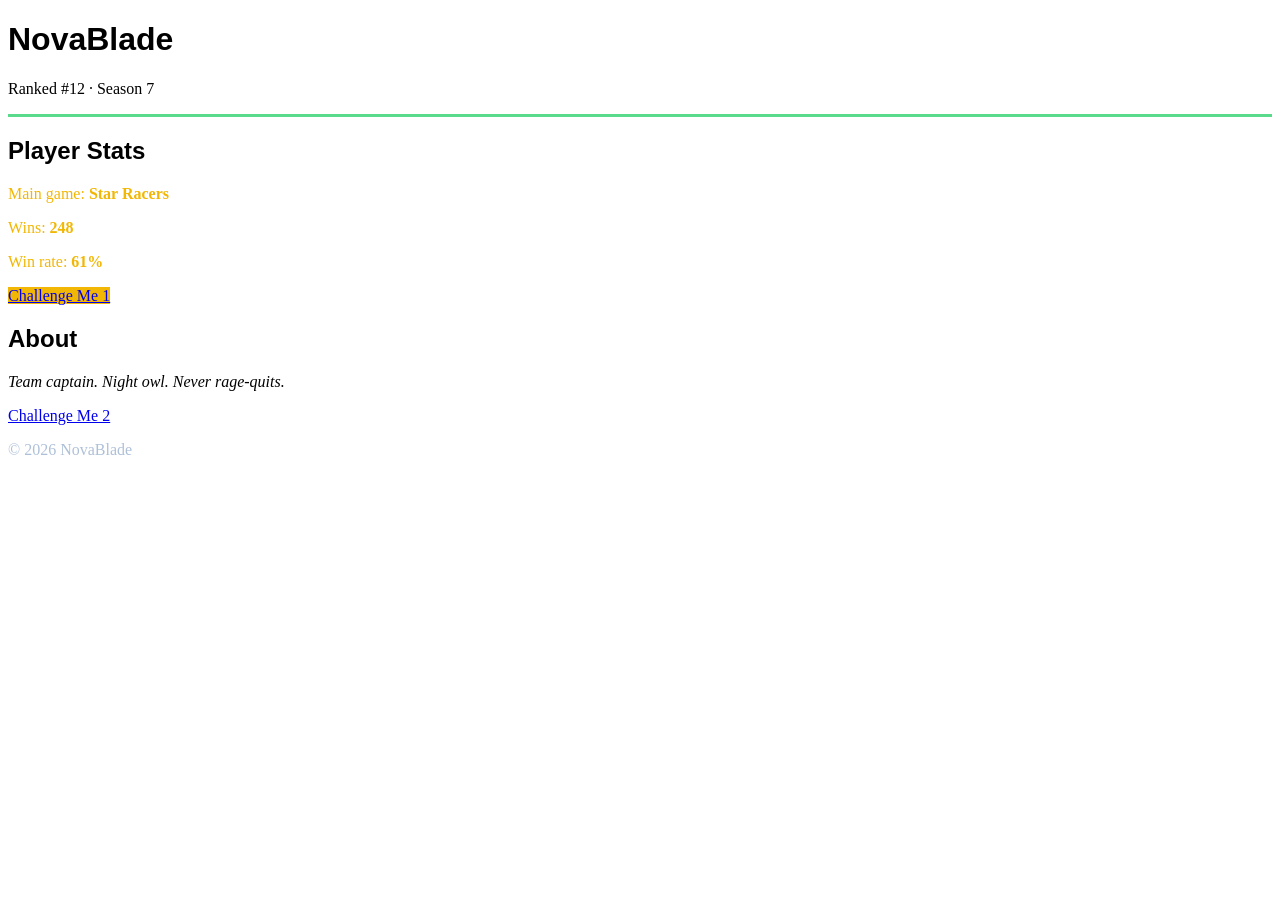
<file: Lesson02-Selectors/index.html>
<!DOCTYPE html>
<html lang="en">
<head>
    <meta charset="UTF-8">
    <meta name="viewport" content="width=device-width, initial-scale=1.0">
    <title>Player Profile</title>

    <!-- This ONE line decides how the whole page looks.
         rel="stylesheet" = "this file is CSS"
         href="..."       = where the CSS file lives -->
    <link rel="stylesheet" href="style.css">
</head>
<body>

    <header id="banner">
        <h1>NovaBlade</h1>
        <p class="tagline">Ranked #12 &middot; Season 7</p>
    </header>

    <main>
        <section class="player-card">
            <h2>Player Stats</h2>
            <p>Main game: <span class="tag">Star Racers</span></p>
            <p>Wins: <span class="stat">248</span></p>
            <p>Win rate: <span class="stat">61%</span></p>
            <a class="btn" href="#">Challenge Me 1</a>
        </section>

        <section class="about">
            <h2>About</h2>
            <p>Team captain. Night owl. Never rage-quits.</p>
            <a class="btn" href="#">Challenge Me 2</a>
        </section>
    </main>

    <footer id="footer">
        <p>&copy; 2026 NovaBlade</p>
    </footer>

</body>
</html>
</file>
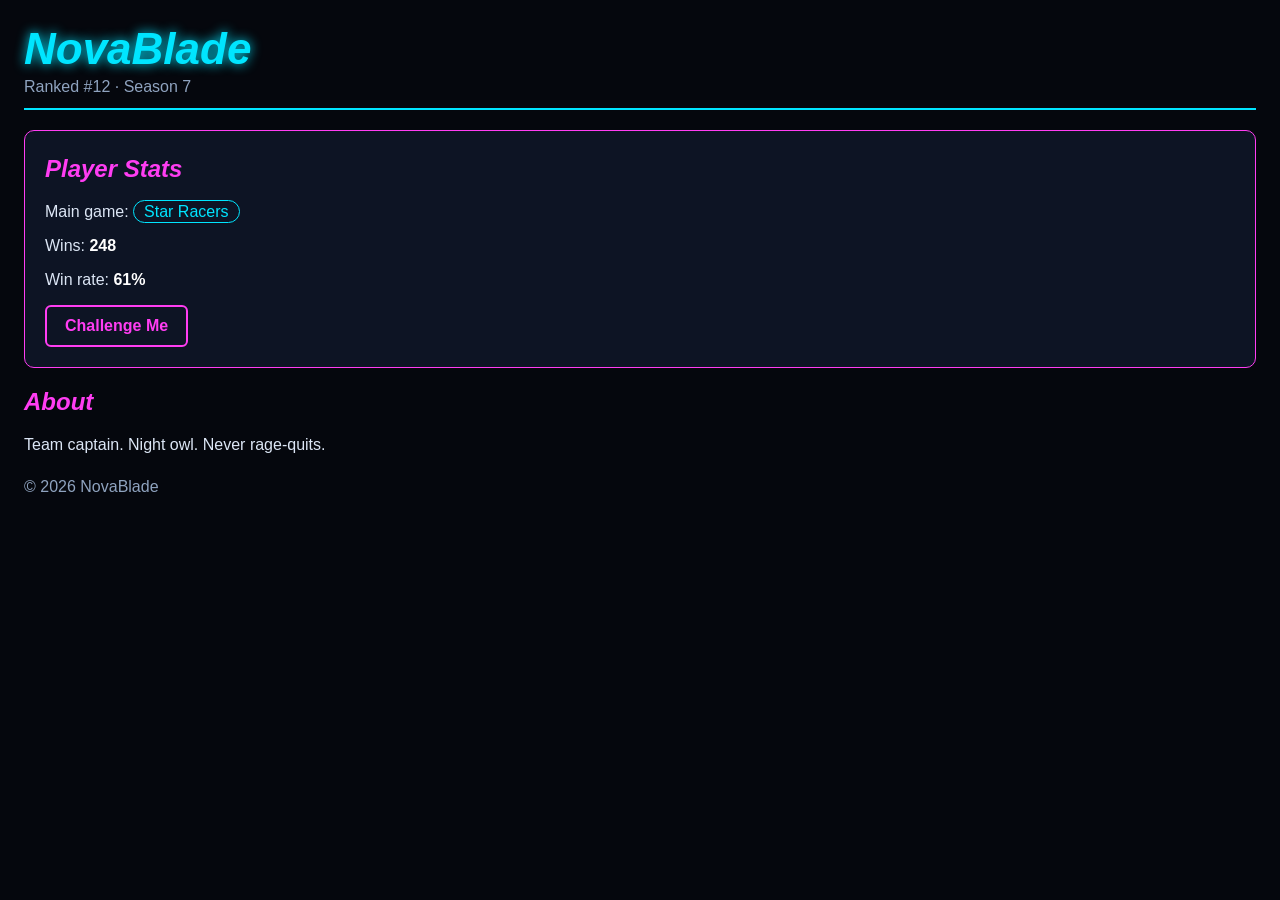
<file: Lesson01-Intro-to-css/player-profile/index.html>
<!DOCTYPE html>
<html lang="en">
<head>
    <meta charset="UTF-8">
    <meta name="viewport" content="width=device-width, initial-scale=1.0">
    <title>Player Profile</title>

    <!-- This ONE line decides how the whole page looks.
         rel="stylesheet" = "this file is CSS"
         href="..."       = where the CSS file lives -->
    <link rel="stylesheet" href="themes/neon.css">
</head>
<body>

    <header>
        <h1>NovaBlade</h1>
        <p class="tagline">Ranked #12 &middot; Season 7</p>
    </header>

    <main>
        <section class="player-card">
            <h2>Player Stats</h2>
            <p>Main game: <span class="tag">Star Racers</span></p>
            <p>Wins: <span class="stat">248</span></p>
            <p>Win rate: <span class="stat">61%</span></p>
            <a class="btn" href="#">Challenge Me</a>
        </section>

        <section>
            <h2>About</h2>
            <p>Team captain. Night owl. Never rage-quits.</p>
        </section>
    </main>

    <footer>
        <p>&copy; 2026 NovaBlade</p>
    </footer>

</body>
</html>
</file>
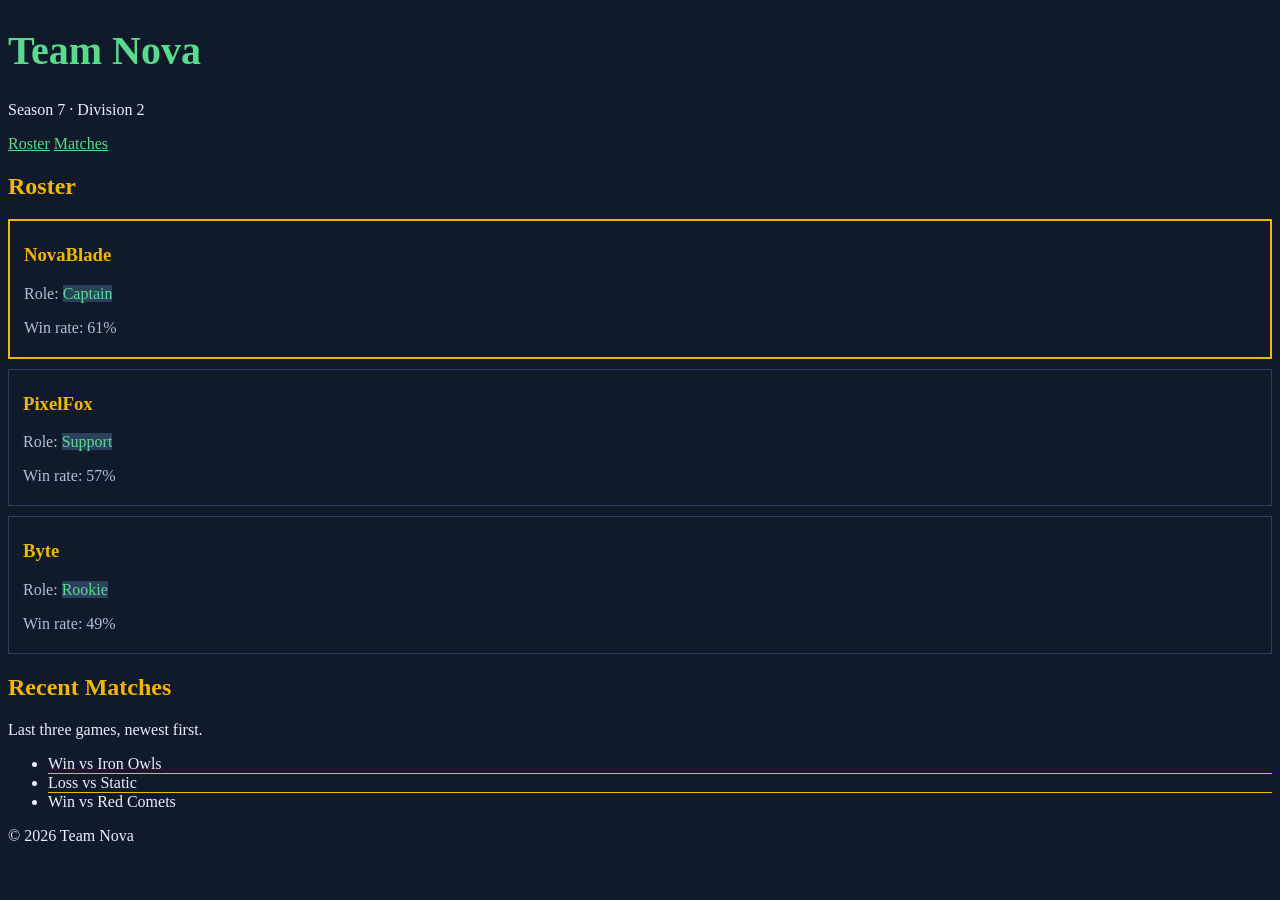
<file: Lesson02-Selectors/squad-page/index.html>
<!DOCTYPE html>
<html lang="en">
<head>
    <meta charset="UTF-8">
    <meta name="viewport" content="width=device-width, initial-scale=1.0">
    <title>Team Nova</title>
    <link rel="stylesheet" href="style.css">
</head>
<body>

    <header>
        <h1>Team Nova</h1>
        <p class="tagline">Season 7 &middot; Division 2</p>
        <nav>
            <a href="#roster" class="active">Roster</a>  <!-- the section you are on -->
            <a href="#matches">Matches</a>
        </nav>
    </header>

    <main>
        <!-- id="roster": one-of-a-kind, so the nav link can jump here -->
        <section id="roster">
            <h2>Roster</h2>

            <!-- three cards share a CLASS... -->
            <article class="player-card" id="captain">  <!-- ...only one has this ID -->
                <h3>NovaBlade</h3>
                <p>Role: <span class="tag">Captain</span></p>
                <p>Win rate: <span class="stat">61%</span></p>
            </article>

            <article class="player-card">
                <h3>PixelFox</h3>
                <p>Role: <span class="tag">Support</span></p>
                <p>Win rate: <span class="stat">57%</span></p>
            </article>

            <article class="player-card">
                <h3>Byte</h3>
                <p>Role: <span class="tag">Rookie</span></p>
                <p>Win rate: <span class="stat">49%</span></p>
            </article>
        </section>

        <section id="matches">
            <h2>Recent Matches</h2>
            <p>Last three games, newest first.</p>
            <ul class="results">
                <li>Win vs Iron Owls</li>
                <li>Loss vs Static</li>
                <li>Win vs Red Comets</li>
            </ul>
        </section>
    </main>

    <footer>
        <p>&copy; 2026 Team Nova</p>
    </footer>

</body>
</html>
</file>
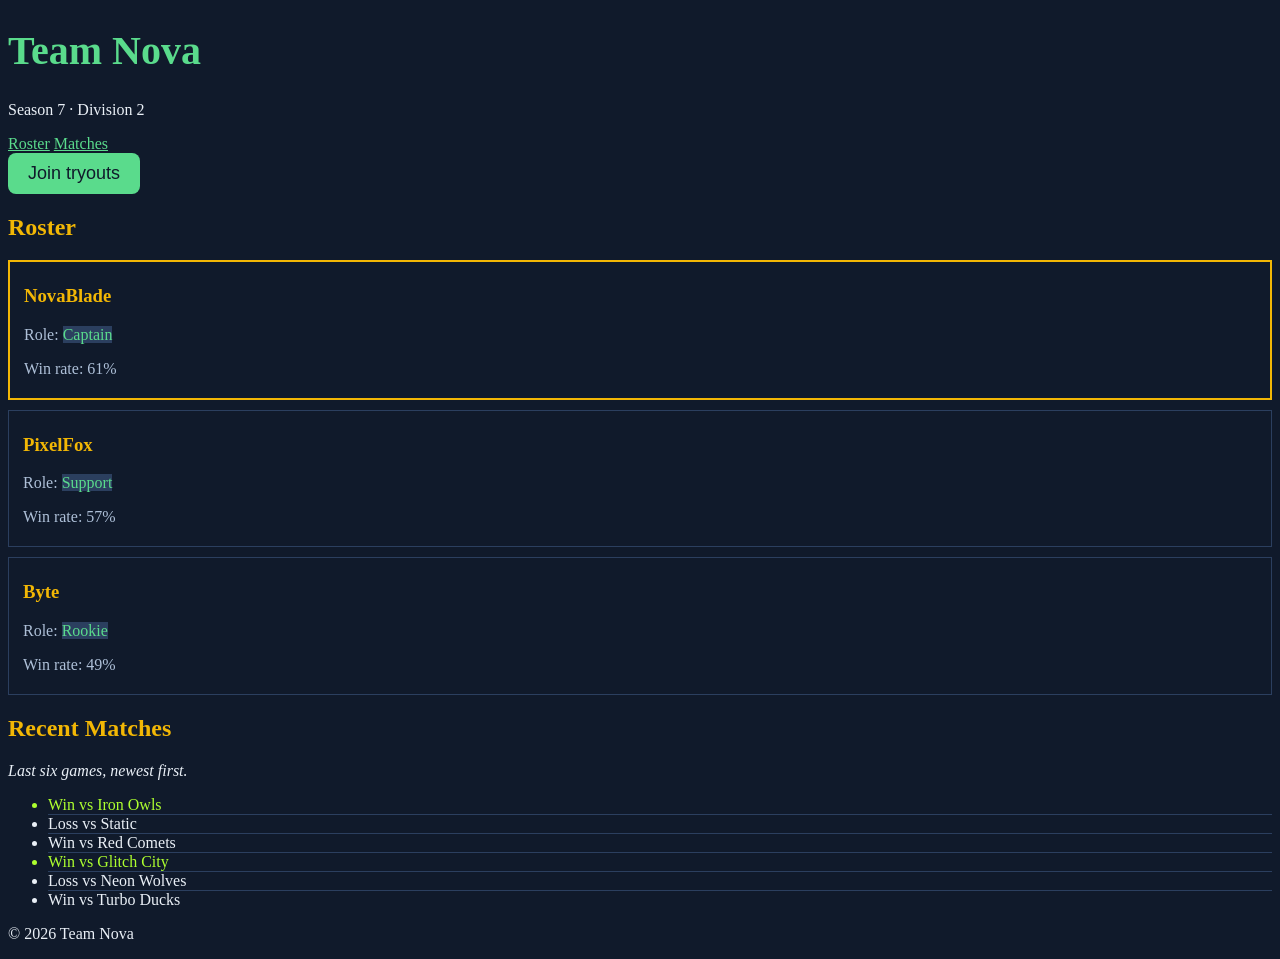
<file: Lesson02-Selectors/2C-Pseudo-Selectors/squad-page 3/index.html>
<!DOCTYPE html>
<html lang="en">
<head>
    <meta charset="UTF-8">
    <meta name="viewport" content="width=device-width, initial-scale=1.0">
    <title>Team Nova</title>
    <link rel="stylesheet" href="style.css">
</head>
<body>

    <header>
        <h1>Team Nova</h1>
        <p class="tagline">Season 7 &middot; Division 2</p>
        <nav>
            <a href="#roster">Roster</a>
            <a href="#matches">Matches</a>
        </nav>
        <!-- NEW in 2C: a button, so we can style how it reacts -->
        <button class="join">Join tryouts</button>
    </header>

    <main>
        <section id="roster">
            <h2>Roster</h2>

            <article class="player-card" id="captain">
                <h3>NovaBlade</h3>
                <p>Role: <span class="tag">Captain</span></p>
                <p>Win rate: <span class="stat">61%</span></p>
            </article>

            <article class="player-card">
                <h3>PixelFox</h3>
                <p>Role: <span class="tag">Support</span></p>
                <p>Win rate: <span class="stat">57%</span></p>
            </article>

            <article class="player-card">
                <h3>Byte</h3>
                <p>Role: <span class="tag">Rookie</span></p>
                <p>Win rate: <span class="stat">49%</span></p>
            </article>
        </section>

        <section id="matches">
            <h2>Recent Matches</h2>
            <p>Last six games, newest first.</p>
            <!-- NEW in 2C: six results instead of three -->
            <ul class="results">
                <li>Win vs Iron Owls</li>
                <li>Loss vs Static</li>
                <li>Win vs Red Comets</li>
                <li>Win vs Glitch City</li>
                <li>Loss vs Neon Wolves</li>
                <li>Win vs Turbo Ducks</li>
            </ul>
        </section>
    </main>

    <footer>
        <p>&copy; 2026 Team Nova</p>
    </footer>

</body>
</html>
</file>
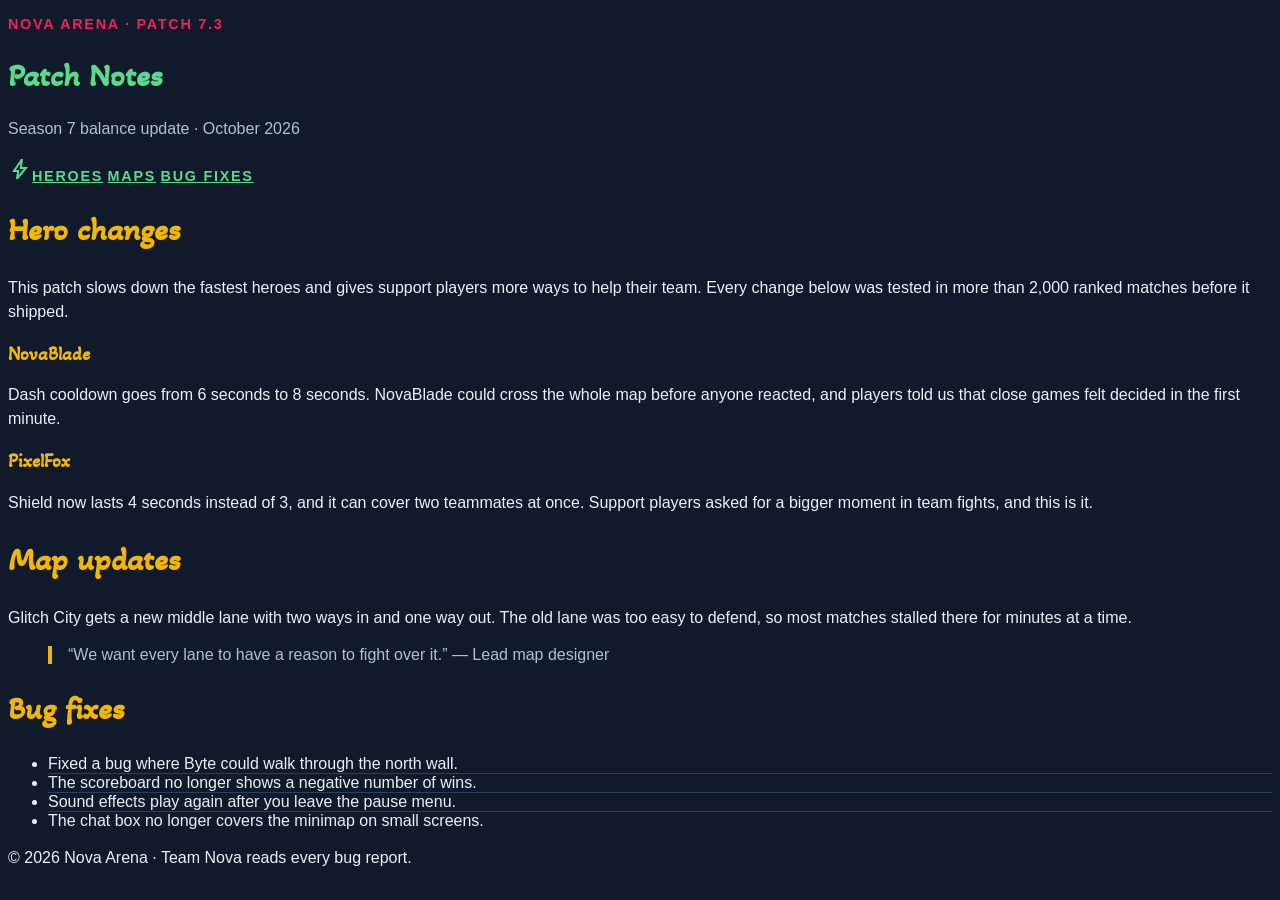
<file: Lesson03-Typography/starter.html>
<!DOCTYPE html>
<html lang="en">

<head>
    <meta charset="UTF-8">
    <meta name="viewport" content="width=device-width, initial-scale=1.0">
    <title>Patch 7.3 Notes · Nova Arena</title>
    <!-- STEP 1 ▸ paste the Google Fonts lines here -->
    <link rel="stylesheet" href="style.css">
    <link rel="preconnect" href="https://fonts.googleapis.com">
    <link rel="preconnect" href="https://fonts.gstatic.com" crossorigin>
    <link
        href="https://fonts.googleapis.com/css2?family=Akaya+Telivigala&family=Poppins:ital,wght@0,100;0,200;0,300;0,400;0,500;0,600;0,700;0,800;0,900;1,100;1,200;1,300;1,400;1,500;1,600;1,700;1,800;1,900&display=swap"
        rel="stylesheet">
    <link rel="stylesheet"
        href="https://fonts.googleapis.com/css2?family=Material+Symbols+Outlined:opsz,wght,FILL,GRAD@20..48,100..700,0..1,-50..200&icon_names=bolt" />
</head>

<body>
    <header>
        <p class="eyebrow">Nova Arena · Patch 7.3</p>
        <h1>Patch Notes</h1>
        <p class="tagline">Season 7 balance update · October 2026</p>
        <nav>
            <a href="#heroes"><span class="material-symbols-outlined">
                    bolt
                </span>Heroes</a>
            <a href="#maps">Maps</a>
            <a href="#fixes">Bug fixes</a>
        </nav>
    </header>

    <main>
        <section id="heroes">
            <h2>Hero changes</h2>
            <p>This patch slows down the fastest heroes and gives support players more ways to help their team. Every
                change below was tested in more than 2,000 ranked matches before it shipped.</p>

            <h3>NovaBlade</h3>
            <p>Dash cooldown goes from 6 seconds to 8 seconds. NovaBlade could cross the whole map before anyone
                reacted, and players told us that close games felt decided in the first minute.</p>

            <h3>PixelFox</h3>
            <p>Shield now lasts 4 seconds instead of 3, and it can cover two teammates at once. Support players asked
                for a bigger moment in team fights, and this is it.</p>
        </section>

        <section id="maps">
            <h2>Map updates</h2>
            <p>Glitch City gets a new middle lane with two ways in and one way out. The old lane was too easy to defend,
                so most matches stalled there for minutes at a time.</p>
            <blockquote>“We want every lane to have a reason to fight over it.” — Lead map designer</blockquote>
        </section>

        <section id="fixes">
            <h2>Bug fixes</h2>
            <ul>
                <li>Fixed a bug where Byte could walk through the north wall.</li>
                <li>The scoreboard no longer shows a negative number of wins.</li>
                <li>Sound effects play again after you leave the pause menu.</li>
                <li>The chat box no longer covers the minimap on small screens.</li>
            </ul>
        </section>
    </main>

    <footer>
        <p>© 2026 Nova Arena · Team Nova reads every bug report.</p>
    </footer>
</body>

</html>
</file>
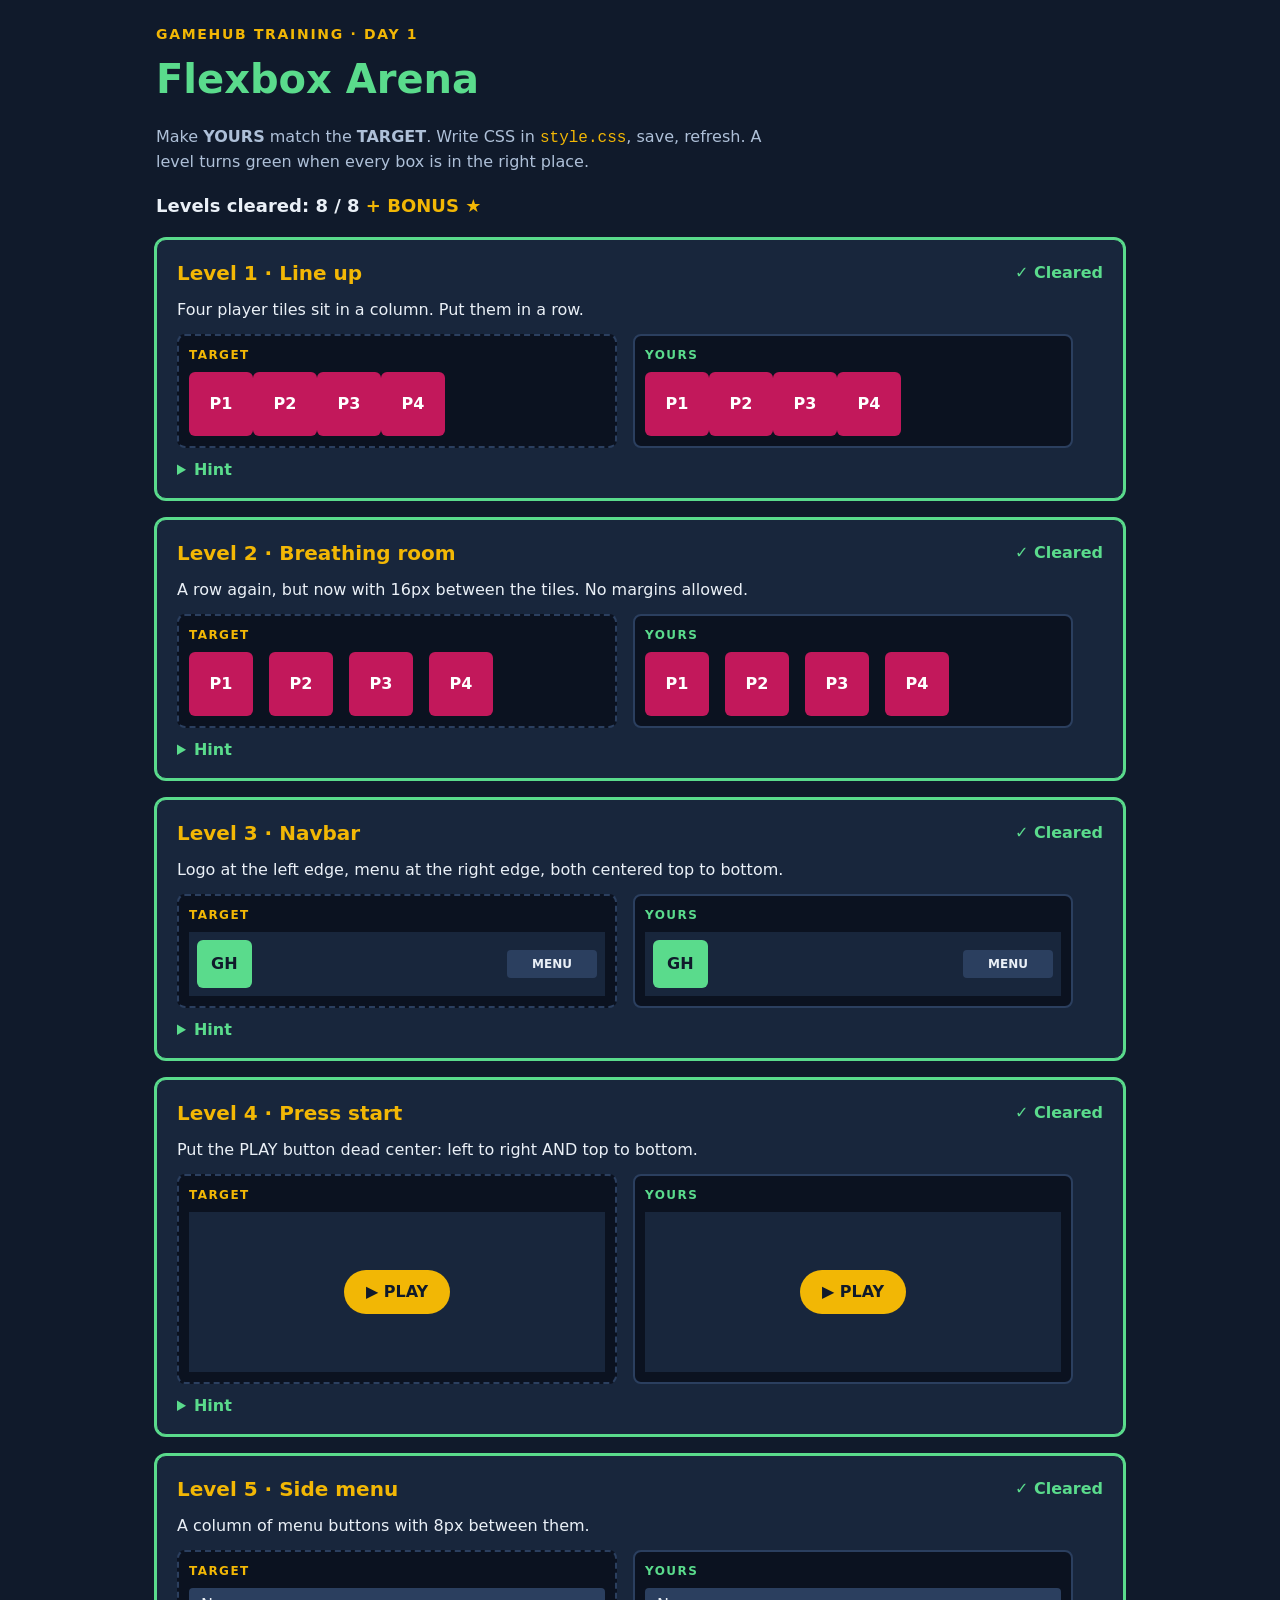
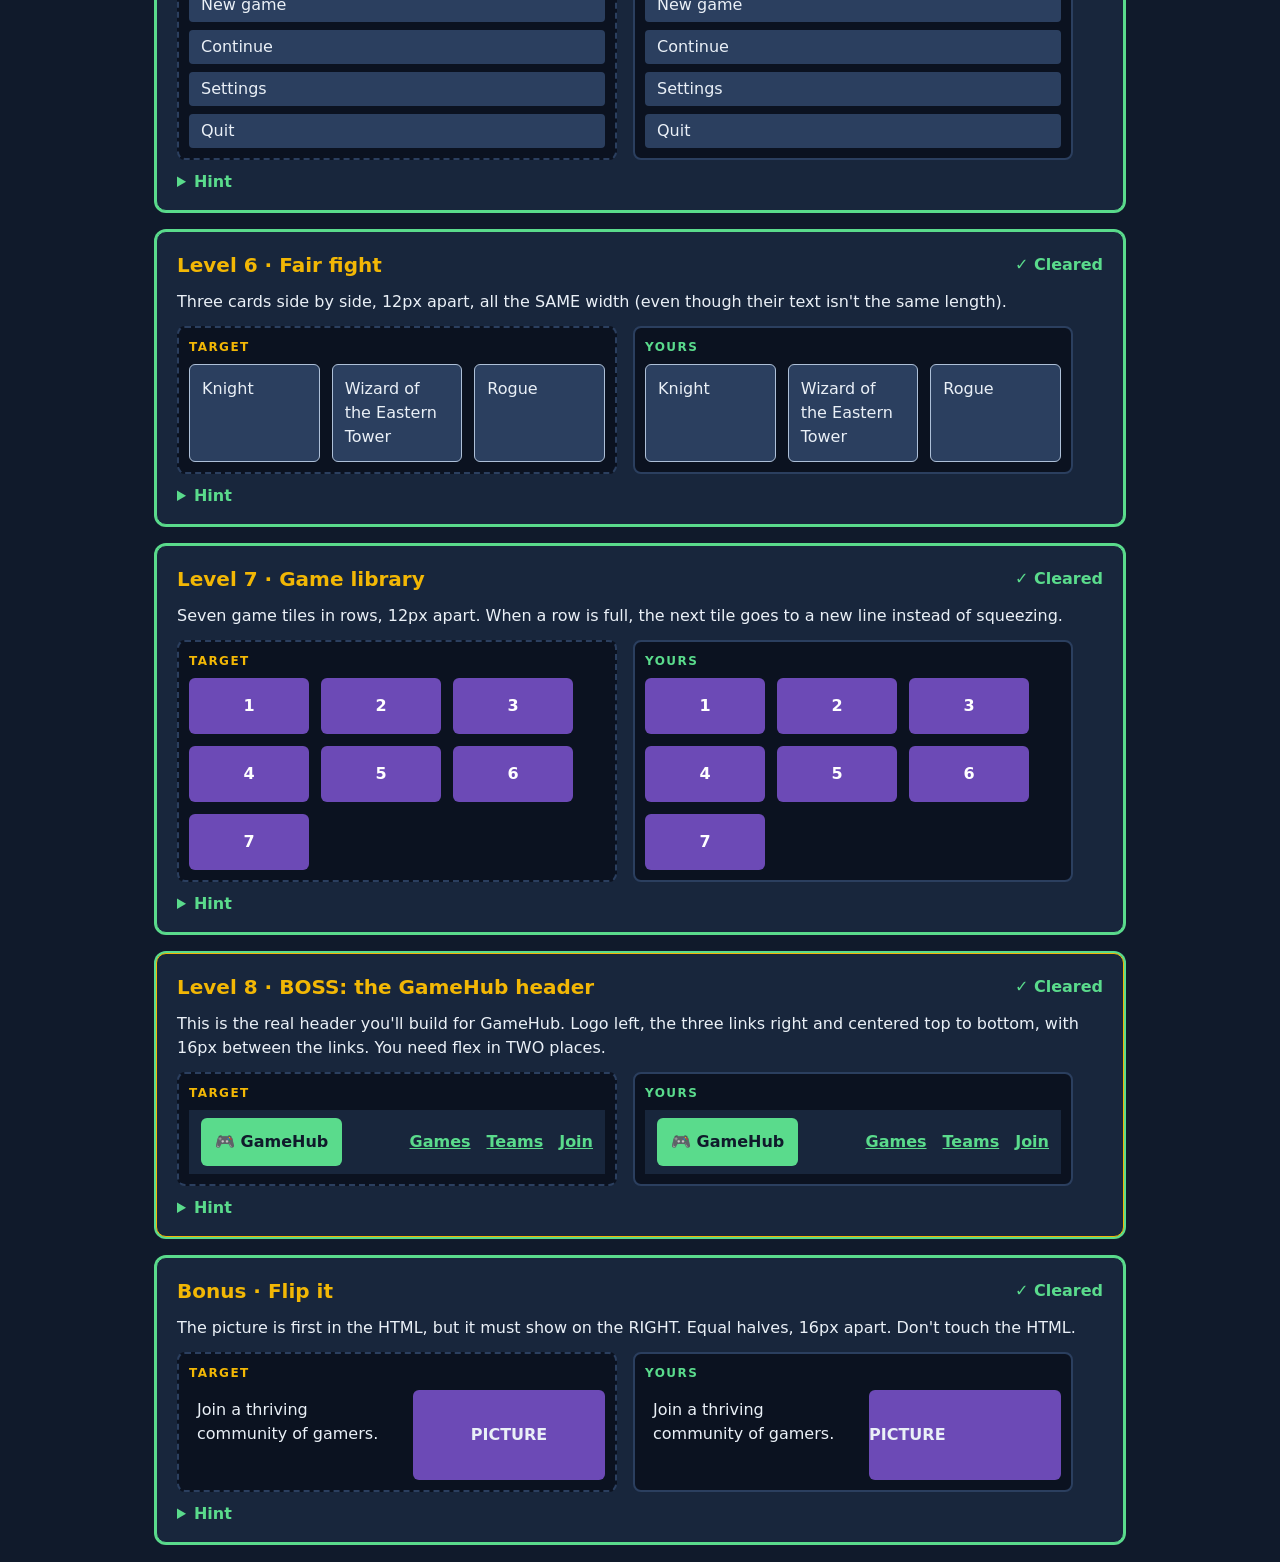
<file: Lesson07-Flexbox/flexbox-arena/arena.html>
<!DOCTYPE html>
<html lang="en">

<head>
    <meta charset="UTF-8">
    <meta name="viewport" content="width=device-width, initial-scale=1.0">
    <title>Flexbox Arena · GameHub Training</title>
    <!-- arena.css draws the arena and the TARGET courts. Don't edit it. -->
    <link rel="stylesheet" href="arena.css">
    <!-- style.css is YOUR file. All your work goes there. -->
    <link rel="stylesheet" href="style.css">
</head>

<body>
    <header class="arena-top">
        <p class="kicker">GameHub training · Day 1</p>
        <h1>Flexbox Arena</h1>
        <p class="lead">Make <b>YOURS</b> match the <b>TARGET</b>. Write CSS in <code>style.css</code>, save, refresh. A
            level turns green when every box is in the right place.</p>
        <p class="score" aria-live="polite">Levels cleared: <span id="cleared">0</span> / 8 <span id="bonus"></span></p>
    </header>

    <main>
        <!-- LEVEL 1 -->
        <section class="level" aria-labelledby="h1-l1">
            <div class="level-head">
                <h2 id="h1-l1">Level 1 · Line up</h2>
                <p class="status">Not yet</p>
            </div>
            <p class="goal">Four player tiles sit in a column. Put them in a row.</p>
            <div class="courts">
                <div class="court target">
                    <div class="t1">
                        <div class="tile" data-k>P1</div>
                        <div class="tile" data-k>P2</div>
                        <div class="tile" data-k>P3</div>
                        <div class="tile" data-k>P4</div>
                    </div>
                </div>
                <div class="court yours">
                    <div class="l1">
                        <div class="tile" data-k>P1</div>
                        <div class="tile" data-k>P2</div>
                        <div class="tile" data-k>P3</div>
                        <div class="tile" data-k>P4</div>
                    </div>
                </div>
            </div>
            <details>
                <summary>Hint</summary>One property, on the parent <code>.l1</code>.
            </details>
        </section>

        <!-- LEVEL 2 -->
        <section class="level" aria-labelledby="h1-l2">
            <div class="level-head">
                <h2 id="h1-l2">Level 2 · Breathing room</h2>
                <p class="status">Not yet</p>
            </div>
            <p class="goal">A row again, but now with 16px between the tiles. No margins allowed.</p>
            <div class="courts">
                <div class="court target">
                    <div class="t2">
                        <div class="tile" data-k>P1</div>
                        <div class="tile" data-k>P2</div>
                        <div class="tile" data-k>P3</div>
                        <div class="tile" data-k>P4</div>
                    </div>
                </div>
                <div class="court yours">
                    <div class="l2">
                        <div class="tile" data-k>P1</div>
                        <div class="tile" data-k>P2</div>
                        <div class="tile" data-k>P3</div>
                        <div class="tile" data-k>P4</div>
                    </div>
                </div>
            </div>
            <details>
                <summary>Hint</summary>Two properties on <code>.l2</code>. Space between items only, never at the ends.
            </details>
        </section>

        <!-- LEVEL 3 -->
        <section class="level" aria-labelledby="h1-l3">
            <div class="level-head">
                <h2 id="h1-l3">Level 3 · Navbar</h2>
                <p class="status">Not yet</p>
            </div>
            <p class="goal">Logo at the left edge, menu at the right edge, both centered top to bottom.</p>
            <div class="courts">
                <div class="court target">
                    <div class="t3">
                        <div class="logo" data-k>GH</div>
                        <div class="menu" data-k>MENU</div>
                    </div>
                </div>
                <div class="court yours">
                    <div class="l3">
                        <div class="logo" data-k>GH</div>
                        <div class="menu" data-k>MENU</div>
                    </div>
                </div>
            </div>
            <details>
                <summary>Hint</summary>Three properties on <code>.l3</code>. One works along the row, one across it.
            </details>
        </section>

        <!-- LEVEL 4 -->
        <section class="level" aria-labelledby="h1-l4">
            <div class="level-head">
                <h2 id="h1-l4">Level 4 · Press start</h2>
                <p class="status">Not yet</p>
            </div>
            <p class="goal">Put the PLAY button dead center: left to right AND top to bottom.</p>
            <div class="courts">
                <div class="court target">
                    <div class="t4">
                        <div class="play" data-k>▶ PLAY</div>
                    </div>
                </div>
                <div class="court yours">
                    <div class="l4">
                        <div class="play" data-k>▶ PLAY</div>
                    </div>
                </div>
            </div>
            <details>
                <summary>Hint</summary>The same two "line up" properties as Level 3, both set to the same value.
            </details>
        </section>

        <!-- LEVEL 5 -->
        <section class="level" aria-labelledby="h1-l5">
            <div class="level-head">
                <h2 id="h1-l5">Level 5 · Side menu</h2>
                <p class="status">Not yet</p>
            </div>
            <p class="goal">A column of menu buttons with 8px between them.</p>
            <div class="courts">
                <div class="court target">
                    <div class="t5">
                        <div class="item" data-k>New game</div>
                        <div class="item" data-k>Continue</div>
                        <div class="item" data-k>Settings</div>
                        <div class="item" data-k>Quit</div>
                    </div>
                </div>
                <div class="court yours">
                    <div class="l5">
                        <div class="item" data-k>New game</div>
                        <div class="item" data-k>Continue</div>
                        <div class="item" data-k>Settings</div>
                        <div class="item" data-k>Quit</div>
                    </div>
                </div>
            </div>
            <details>
                <summary>Hint</summary>Flex rows by default. One property turns the row into a column; <code>gap</code>
                works in columns too.
            </details>
        </section>

        <!-- LEVEL 6 -->
        <section class="level" aria-labelledby="h1-l6">
            <div class="level-head">
                <h2 id="h1-l6">Level 6 · Fair fight</h2>
                <p class="status">Not yet</p>
            </div>
            <p class="goal">Three cards side by side, 12px apart, all the SAME width (even though their text isn't the
                same length).</p>
            <div class="courts">
                <div class="court target">
                    <div class="t6">
                        <div class="card" data-k>Knight</div>
                        <div class="card" data-k>Wizard of the Eastern Tower</div>
                        <div class="card" data-k>Rogue</div>
                    </div>
                </div>
                <div class="court yours">
                    <div class="l6">
                        <div class="card" data-k>Knight</div>
                        <div class="card" data-k>Wizard of the Eastern Tower</div>
                        <div class="card" data-k>Rogue</div>
                    </div>
                </div>
            </div>
            <details>
                <summary>Hint</summary>Two properties on the parent <code>.l6</code>, and one on each <code>.card</code>
                that shares the row equally.
            </details>
        </section>

        <!-- LEVEL 7 -->
        <section class="level" aria-labelledby="h1-l7">
            <div class="level-head">
                <h2 id="h1-l7">Level 7 · Game library</h2>
                <p class="status">Not yet</p>
            </div>
            <p class="goal">Seven game tiles in rows, 12px apart. When a row is full, the next tile goes to a new line
                instead of squeezing.</p>
            <div class="courts">
                <div class="court target">
                    <div class="t7">
                        <div class="game" data-k>1</div>
                        <div class="game" data-k>2</div>
                        <div class="game" data-k>3</div>
                        <div class="game" data-k>4</div>
                        <div class="game" data-k>5</div>
                        <div class="game" data-k>6</div>
                        <div class="game" data-k>7</div>
                    </div>
                </div>
                <div class="court yours">
                    <div class="l7">
                        <div class="game" data-k>1</div>
                        <div class="game" data-k>2</div>
                        <div class="game" data-k>3</div>
                        <div class="game" data-k>4</div>
                        <div class="game" data-k>5</div>
                        <div class="game" data-k>6</div>
                        <div class="game" data-k>7</div>
                    </div>
                </div>
            </div>
            <details>
                <summary>Hint</summary>Three properties on <code>.l7</code>. Try it with only two first and watch the
                tiles squeeze.
            </details>
        </section>

        <!-- LEVEL 8 -->
        <section class="level boss" aria-labelledby="h1-l8">
            <div class="level-head">
                <h2 id="h1-l8">Level 8 · BOSS: the GameHub header</h2>
                <p class="status">Not yet</p>
            </div>
            <p class="goal">This is the real header you'll build for GameHub. Logo left, the three links right and
                centered top to bottom, with 16px between the links. You need flex in TWO places.</p>
            <div class="courts">
                <div class="court target">
                    <div class="t8">
                        <div class="logo" data-k>🎮 GameHub</div>
                        <nav class="links" data-k><a href="#" data-k>Games</a><a href="#" data-k>Teams</a><a href="#"
                                data-k>Join</a></nav>
                    </div>
                </div>
                <div class="court yours">
                    <div class="l8">
                        <div class="logo" data-k>🎮 GameHub</div>
                        <nav class="links" data-k><a href="#" data-k>Games</a><a href="#" data-k>Teams</a><a href="#"
                                data-k>Join</a></nav>
                    </div>
                </div>
            </div>
            <details>
                <summary>Hint</summary>A flex container can be inside another one. The header is the parent of the logo
                and the nav; the nav is the parent of the links.
            </details>
        </section>

        <!-- LEVEL 9 (BONUS) -->
        <section class="level bonus" aria-labelledby="h1-l9">
            <div class="level-head">
                <h2 id="h1-l9">Bonus · Flip it</h2>
                <p class="status">Not yet</p>
            </div>
            <p class="goal">The picture is first in the HTML, but it must show on the RIGHT. Equal halves, 16px apart.
                Don't touch the HTML.</p>
            <div class="courts">
                <div class="court target">
                    <div class="t9">
                        <div class="pic" data-k>PICTURE</div>
                        <div class="text" data-k>Join a thriving community of gamers.</div>
                    </div>
                </div>
                <div class="court yours">
                    <div class="l9">
                        <div class="pic" data-k>PICTURE</div>
                        <div class="text" data-k>Join a thriving community of gamers.</div>
                    </div>
                </div>
            </div>
            <details>
                <summary>Hint</summary>One value of <code>flex-direction</code> runs the row backwards.
            </details>
        </section>
    </main>

    <script src="check.js"></script>
</body>

</html>
</file>
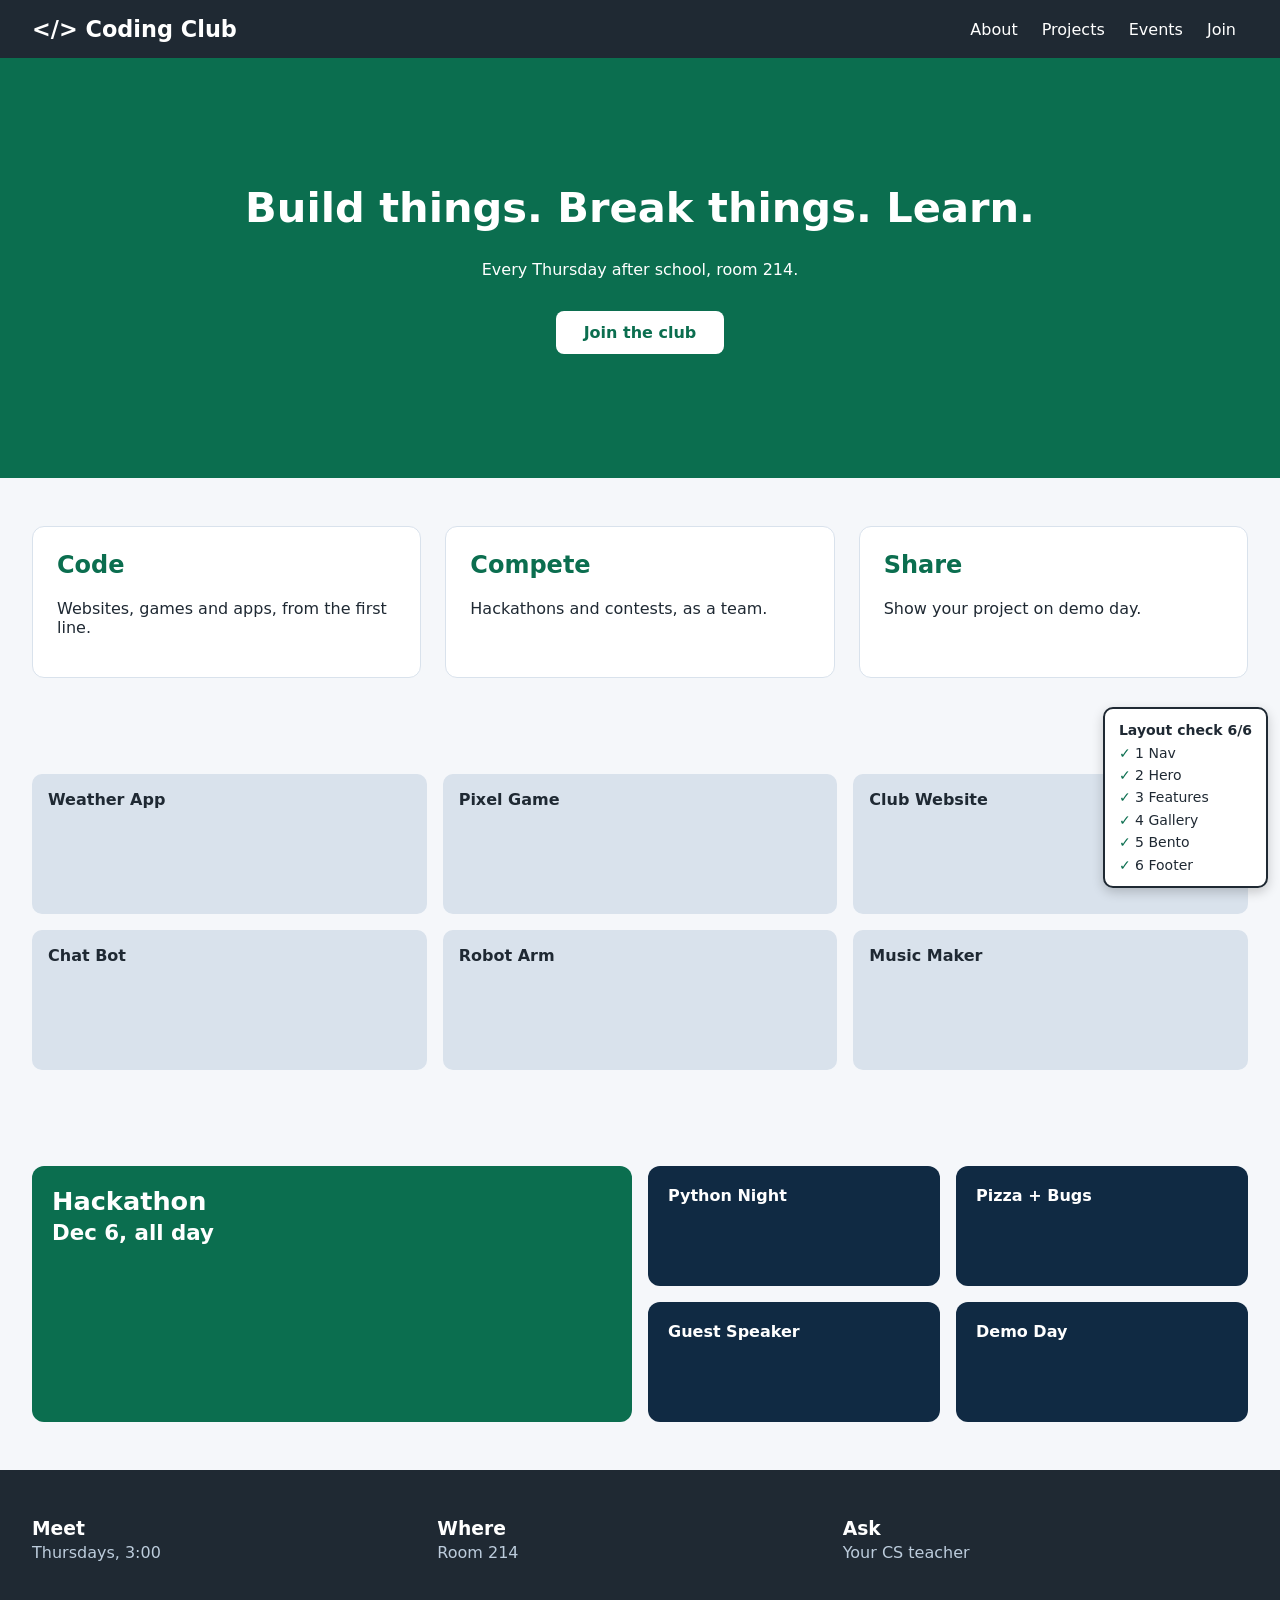
<file: Lesson09-Layout-Rescue/layout-rescue/coding-club.html>
<!DOCTYPE html>
<html lang="en">
<head>
  <meta charset="UTF-8">
  <meta name="viewport" content="width=device-width, initial-scale=1.0">
  <title>Coding Club</title>
  <link rel="stylesheet" href="style.css">
</head>
<body>
  <!-- Layout Rescue: do NOT change this file. All your work goes in style.css.
       Keep coding-club.html, style.css and check.js in the same folder. -->

  <!-- SECTION 1: nav -->
  <nav class="nav">
    <a class="logo" href="#">&lt;/&gt; Coding Club</a>
    <ul class="links">
      <li><a href="#about">About</a></li>
      <li><a href="#projects">Projects</a></li>
      <li><a href="#events">Events</a></li>
      <li><a href="#join">Join</a></li>
    </ul>
  </nav>

  <!-- SECTION 2: hero -->
  <header class="hero">
    <h1>Build things. Break things. Learn.</h1>
    <p>Every Thursday after school, room 214.</p>
    <a class="btn" href="#join">Join the club</a>
  </header>

  <!-- SECTION 3: features -->
  <section class="features" id="about">
    <article class="card">
      <h2>Code</h2>
      <p>Websites, games and apps, from the first line.</p>
    </article>
    <article class="card">
      <h2>Compete</h2>
      <p>Hackathons and contests, as a team.</p>
    </article>
    <article class="card">
      <h2>Share</h2>
      <p>Show your project on demo day.</p>
    </article>
  </section>

  <!-- SECTION 4: gallery -->
  <section class="gallery" id="projects">
    <div class="photo">Weather App</div>
    <div class="photo">Pixel Game</div>
    <div class="photo">Club Website</div>
    <div class="photo">Chat Bot</div>
    <div class="photo">Robot Arm</div>
    <div class="photo">Music Maker</div>
  </section>

  <!-- SECTION 5: bento -->
  <section class="bento" id="events">
    <div class="tile big">Hackathon<br><small>Dec 6, all day</small></div>
    <div class="tile">Python Night</div>
    <div class="tile">Pizza + Bugs</div>
    <div class="tile">Guest Speaker</div>
    <div class="tile">Demo Day</div>
  </section>

  <!-- SECTION 6: footer -->
  <footer class="footer" id="join">
    <div class="col"><h3>Meet</h3><p>Thursdays, 3:00</p></div>
    <div class="col"><h3>Where</h3><p>Room 214</p></div>
    <div class="col"><h3>Ask</h3><p>Your CS teacher</p></div>
  </footer>

  <script src="check.js"></script>
</body>
</html>
</file>
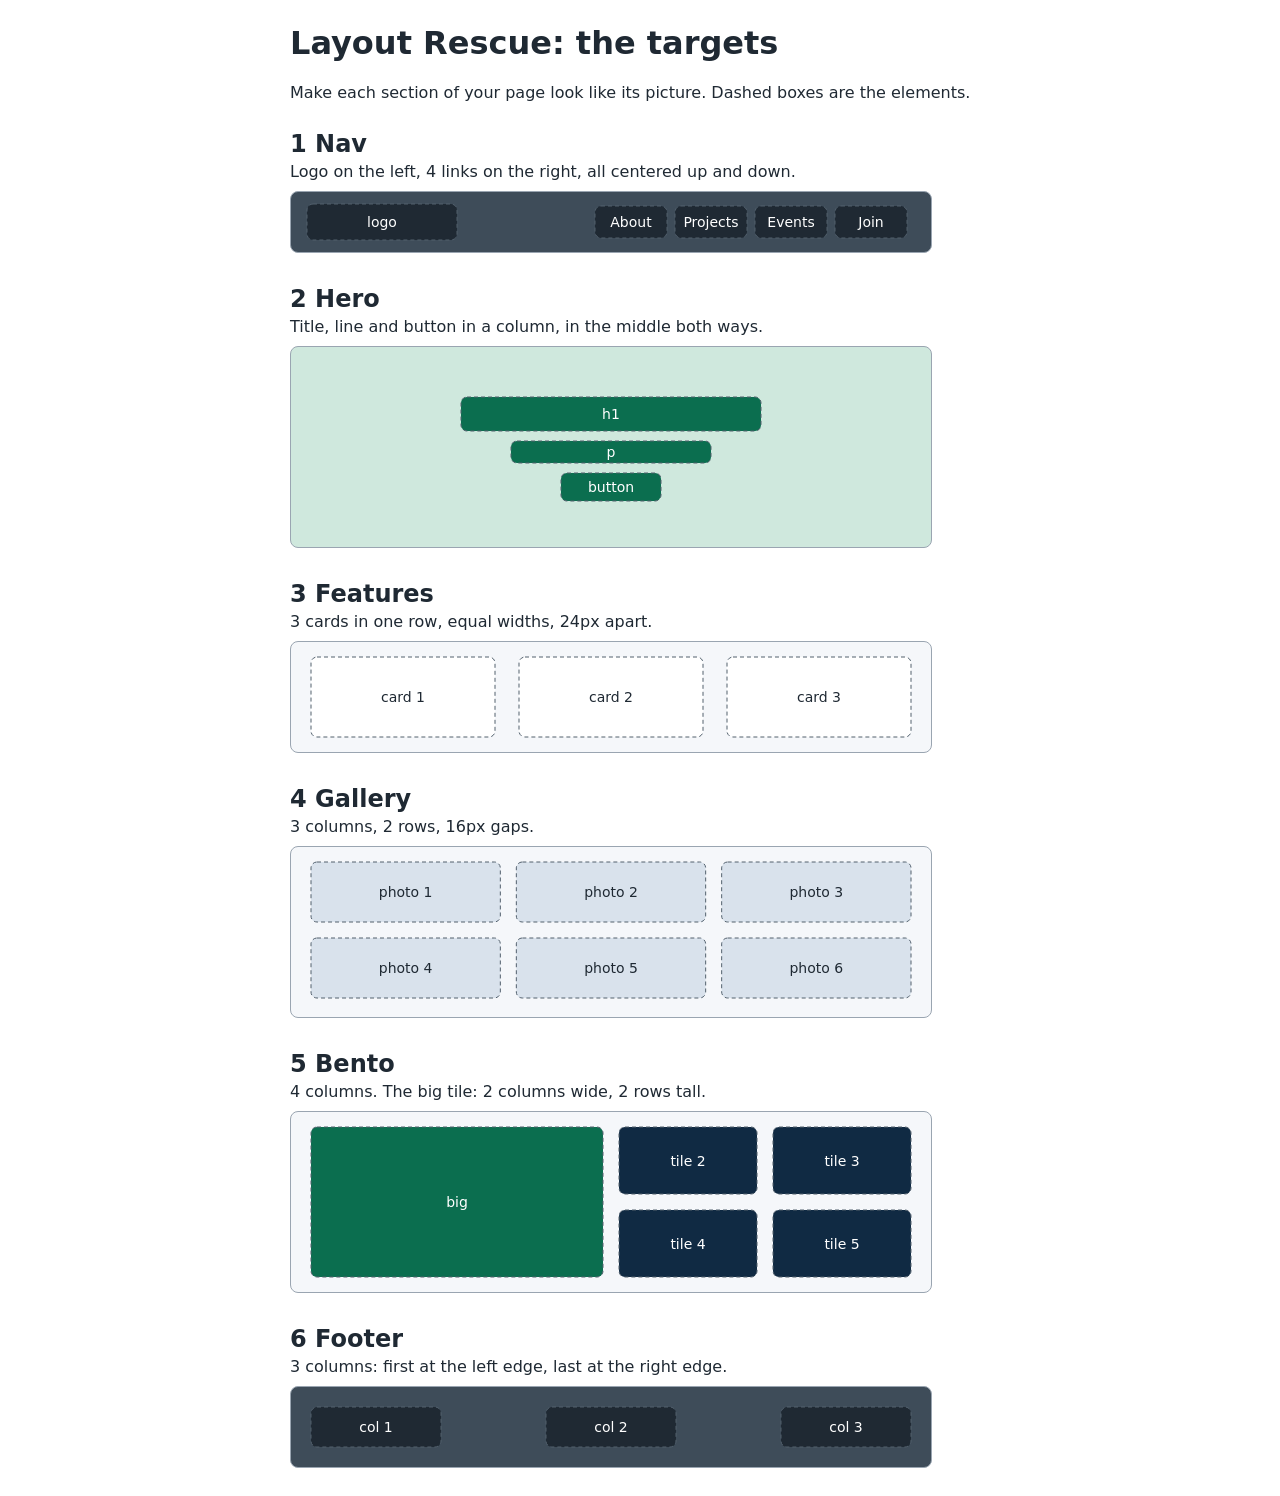
<file: Lesson09-Layout-Rescue/layout-rescue/targets.html>
<!DOCTYPE html><html lang="en"><head><meta charset="UTF-8"><meta name="viewport" content="width=device-width, initial-scale=1.0">
<title>Layout Rescue - Targets</title><style>body{font-family:system-ui,sans-serif;max-width:700px;margin:24px auto;padding:0 16px;color:#1f2933}h2{margin:28px 0 4px}p{margin:0 0 10px}</style></head><body>
<h1>Layout Rescue: the targets</h1><p>Make each section of your page look like its picture. Dashed boxes are the elements.</p>
<h2>1 Nav</h2><p>Logo on the left, 4 links on the right, all centered up and down.</p><svg viewBox="0 0 640 60" width="100%" role="img" style="max-width:640px;background:#3e4c59;border:1px solid #9aa5b1;border-radius:8px"><rect x="16" y="12" width="150" height="36" rx="6" fill="#1f2933" stroke="#52606d" stroke-dasharray="4 3"/><text x="91.0" y="35.0" text-anchor="middle" font-size="14" font-family="system-ui,sans-serif" fill="#fff">logo</text><rect x="304" y="14" width="72" height="32" rx="6" fill="#1f2933" stroke="#52606d" stroke-dasharray="4 3"/><text x="340.0" y="35.0" text-anchor="middle" font-size="14" font-family="system-ui,sans-serif" fill="#fff">About</text><rect x="384" y="14" width="72" height="32" rx="6" fill="#1f2933" stroke="#52606d" stroke-dasharray="4 3"/><text x="420.0" y="35.0" text-anchor="middle" font-size="14" font-family="system-ui,sans-serif" fill="#fff">Projects</text><rect x="464" y="14" width="72" height="32" rx="6" fill="#1f2933" stroke="#52606d" stroke-dasharray="4 3"/><text x="500.0" y="35.0" text-anchor="middle" font-size="14" font-family="system-ui,sans-serif" fill="#fff">Events</text><rect x="544" y="14" width="72" height="32" rx="6" fill="#1f2933" stroke="#52606d" stroke-dasharray="4 3"/><text x="580.0" y="35.0" text-anchor="middle" font-size="14" font-family="system-ui,sans-serif" fill="#fff">Join</text></svg>
<h2>2 Hero</h2><p>Title, line and button in a column, in the middle both ways.</p><svg viewBox="0 0 640 200" width="100%" role="img" style="max-width:640px;background:#cfe8dd;border:1px solid #9aa5b1;border-radius:8px"><rect x="170" y="50" width="300" height="34" rx="6" fill="#0b6e4f" stroke="#52606d" stroke-dasharray="4 3"/><text x="320.0" y="72.0" text-anchor="middle" font-size="14" font-family="system-ui,sans-serif" fill="#fff">h1</text><rect x="220" y="94" width="200" height="22" rx="6" fill="#0b6e4f" stroke="#52606d" stroke-dasharray="4 3"/><text x="320.0" y="110.0" text-anchor="middle" font-size="14" font-family="system-ui,sans-serif" fill="#fff">p</text><rect x="270" y="126" width="100" height="28" rx="6" fill="#0b6e4f" stroke="#52606d" stroke-dasharray="4 3"/><text x="320.0" y="145.0" text-anchor="middle" font-size="14" font-family="system-ui,sans-serif" fill="#fff">button</text></svg>
<h2>3 Features</h2><p>3 cards in one row, equal widths, 24px apart.</p><svg viewBox="0 0 640 110" width="100%" role="img" style="max-width:640px;background:#f5f7fa;border:1px solid #9aa5b1;border-radius:8px"><rect x="20.0" y="15" width="184.0" height="80" rx="6" fill="#fff" stroke="#52606d" stroke-dasharray="4 3"/><text x="112.0" y="60.0" text-anchor="middle" font-size="14" font-family="system-ui,sans-serif" fill="#1f2933">card 1</text><rect x="228.0" y="15" width="184.0" height="80" rx="6" fill="#fff" stroke="#52606d" stroke-dasharray="4 3"/><text x="320.0" y="60.0" text-anchor="middle" font-size="14" font-family="system-ui,sans-serif" fill="#1f2933">card 2</text><rect x="436.0" y="15" width="184.0" height="80" rx="6" fill="#fff" stroke="#52606d" stroke-dasharray="4 3"/><text x="528.0" y="60.0" text-anchor="middle" font-size="14" font-family="system-ui,sans-serif" fill="#1f2933">card 3</text></svg>
<h2>4 Gallery</h2><p>3 columns, 2 rows, 16px gaps.</p><svg viewBox="0 0 640 170" width="100%" role="img" style="max-width:640px;background:#f5f7fa;border:1px solid #9aa5b1;border-radius:8px"><rect x="20.0" y="15" width="189.33333333333334" height="60" rx="6" fill="#d9e2ec" stroke="#52606d" stroke-dasharray="4 3"/><text x="114.66666666666667" y="50.0" text-anchor="middle" font-size="14" font-family="system-ui,sans-serif" fill="#1f2933">photo 1</text><rect x="225.33333333333334" y="15" width="189.33333333333334" height="60" rx="6" fill="#d9e2ec" stroke="#52606d" stroke-dasharray="4 3"/><text x="320.0" y="50.0" text-anchor="middle" font-size="14" font-family="system-ui,sans-serif" fill="#1f2933">photo 2</text><rect x="430.6666666666667" y="15" width="189.33333333333334" height="60" rx="6" fill="#d9e2ec" stroke="#52606d" stroke-dasharray="4 3"/><text x="525.3333333333334" y="50.0" text-anchor="middle" font-size="14" font-family="system-ui,sans-serif" fill="#1f2933">photo 3</text><rect x="20.0" y="91" width="189.33333333333334" height="60" rx="6" fill="#d9e2ec" stroke="#52606d" stroke-dasharray="4 3"/><text x="114.66666666666667" y="126.0" text-anchor="middle" font-size="14" font-family="system-ui,sans-serif" fill="#1f2933">photo 4</text><rect x="225.33333333333334" y="91" width="189.33333333333334" height="60" rx="6" fill="#d9e2ec" stroke="#52606d" stroke-dasharray="4 3"/><text x="320.0" y="126.0" text-anchor="middle" font-size="14" font-family="system-ui,sans-serif" fill="#1f2933">photo 5</text><rect x="430.6666666666667" y="91" width="189.33333333333334" height="60" rx="6" fill="#d9e2ec" stroke="#52606d" stroke-dasharray="4 3"/><text x="525.3333333333334" y="126.0" text-anchor="middle" font-size="14" font-family="system-ui,sans-serif" fill="#1f2933">photo 6</text></svg>
<h2>5 Bento</h2><p>4 columns. The big tile: 2 columns wide, 2 rows tall.</p><svg viewBox="0 0 640 180" width="100%" role="img" style="max-width:640px;background:#f5f7fa;border:1px solid #9aa5b1;border-radius:8px"><rect x="20" y="15" width="292.0" height="150" rx="6" fill="#0b6e4f" stroke="#52606d" stroke-dasharray="4 3"/><text x="166.0" y="95.0" text-anchor="middle" font-size="14" font-family="system-ui,sans-serif" fill="#fff">big</text><rect x="328.0" y="15" width="138.0" height="67" rx="6" fill="#102a43" stroke="#52606d" stroke-dasharray="4 3"/><text x="397.0" y="53.5" text-anchor="middle" font-size="14" font-family="system-ui,sans-serif" fill="#fff">tile 2</text><rect x="482.0" y="15" width="138.0" height="67" rx="6" fill="#102a43" stroke="#52606d" stroke-dasharray="4 3"/><text x="551.0" y="53.5" text-anchor="middle" font-size="14" font-family="system-ui,sans-serif" fill="#fff">tile 3</text><rect x="328.0" y="98" width="138.0" height="67" rx="6" fill="#102a43" stroke="#52606d" stroke-dasharray="4 3"/><text x="397.0" y="136.5" text-anchor="middle" font-size="14" font-family="system-ui,sans-serif" fill="#fff">tile 4</text><rect x="482.0" y="98" width="138.0" height="67" rx="6" fill="#102a43" stroke="#52606d" stroke-dasharray="4 3"/><text x="551.0" y="136.5" text-anchor="middle" font-size="14" font-family="system-ui,sans-serif" fill="#fff">tile 5</text></svg>
<h2>6 Footer</h2><p>3 columns: first at the left edge, last at the right edge.</p><svg viewBox="0 0 640 80" width="100%" role="img" style="max-width:640px;background:#3e4c59;border:1px solid #9aa5b1;border-radius:8px"><rect x="20" y="20" width="130" height="40" rx="6" fill="#1f2933" stroke="#52606d" stroke-dasharray="4 3"/><text x="85.0" y="45.0" text-anchor="middle" font-size="14" font-family="system-ui,sans-serif" fill="#fff">col 1</text><rect x="255" y="20" width="130" height="40" rx="6" fill="#1f2933" stroke="#52606d" stroke-dasharray="4 3"/><text x="320.0" y="45.0" text-anchor="middle" font-size="14" font-family="system-ui,sans-serif" fill="#fff">col 2</text><rect x="490" y="20" width="130" height="40" rx="6" fill="#1f2933" stroke="#52606d" stroke-dasharray="4 3"/><text x="555.0" y="45.0" text-anchor="middle" font-size="14" font-family="system-ui,sans-serif" fill="#fff">col 3</text></svg>
</body></html>
</file>
<file: Lesson02-Selectors/style.css>
h1, h2 {
    font-family: Arial, Helvetica, sans-serif;
}
.player-card p {
    color:#F2B705;
}
.player-card .btn {
    background-color:#F2B705
}

#banner {
    border-bottom: 3px solid #5ADB8C;
}

.about p {
    font-style: italic;
}

.tag, .stat {
    font-weight: bold;
}

#footer p {
    color: #AEC0D8;
}
</file>
<file: Lesson01-Intro-to-css/player-profile/themes/neon.css>
/* =========================================================
   NEON ESPORTS THEME  ·  ready-made skin for Lesson 1
   You don't need to understand every line yet.
   By the end of Unit 2, you will.
   ========================================================= */

body {
    background-color: #05070d;          /* almost black */
    color: #dce6f5;
    font-family: "Trebuchet MS", "Segoe UI", sans-serif;
    margin: 0;
    padding: 24px;
}

header {
    border-bottom: 2px solid #00e5ff;   /* cyan underline */
    padding-bottom: 12px;
}

h1 {
    color: #00e5ff;
    font-size: 44px;
    font-style: italic;
    margin: 0;
    text-shadow: 0 0 12px #00e5ff;      /* the glow */
}

h2 {
    color: #ff3df2;                     /* magenta */
    font-style: italic;
}

.tagline {
    color: #8fa3bf;
    margin: 4px 0 0;
}

.player-card {
    background-color: #0d1424;
    border: 1px solid #ff3df2;
    border-radius: 10px;
    padding: 4px 20px 20px;
    margin-top: 20px;
}

.tag {
    border: 1px solid #00e5ff;
    color: #00e5ff;
    border-radius: 999px;
    padding: 2px 10px;
}

.stat {
    color: #ffffff;
    font-weight: bold;
}

.btn {
    display: inline-block;
    border: 2px solid #ff3df2;
    color: #ff3df2;
    padding: 10px 18px;
    border-radius: 6px;
    text-decoration: none;
    font-weight: bold;
}

footer {
    color: #8fa3bf;
    margin-top: 24px;
}
</file>
<file: Lesson02-Selectors/squad-page/style.css>
/* style.css · squad page (after Lesson 2A) */

body {
    background-color: #101A2B;
    color: #EAF0F7;
}

h1 {
    color: #5ADB8C;
    font-size: 40px;
}

.tag {
    background-color: #2B3F5F;
    color: #5ADB8C;
}

/* group: every <h2> AND every <h3> */
h2, h3 {
    color: #F2B705;
}

/* class selector: every class="player-card" */
.player-card {
    border: 1px solid #2B3F5F;
    padding: 4px 14px;
    margin: 10px 0;
}

/* id selector: the one id="captain" */
#captain {
    border: 2px solid #F2B705;
}

/* descendant (space): */
.player-card p {
    color: #AEC0D8;
}

nav a {
    color:#5ADB8C;
}

li + li {
    border-top: 1px solid #F2B705;
}
</file>
<file: Lesson02-Selectors/2C-Pseudo-Selectors/squad-page 3/style.css>
/* style.css · squad page (after Lesson 2B) */

body {
    background-color: #101A2B;
    color: #EAF0F7;
}

h1 {
    color: #5ADB8C;
    font-size: 40px;
}

.tag {
    background-color: #2B3F5F;
    color: #5ADB8C;
}

/* group: every <h2> AND every <h3> */
h2, h3 {
    color: #F2B705;
}

/* class selector: every class="player-card" */
.player-card {
    border: 1px solid #2B3F5F;
    padding: 4px 14px;
    margin: 10px 0;
}

/* id selector: the one id="captain" */
#captain {
    border: 2px solid #F2B705;
}

/* descendant (space): only <p> INSIDE a card */
.player-card p {
    color: #AEC0D8;
}

/* descendant (space): only links INSIDE the nav */
nav a {
    color: #5ADB8C;
}

/* child (>): a <p> DIRECTLY inside #matches */
#matches > p {
    font-style: italic;
}

/* adjacent sibling (+): an <li> right AFTER an <li> */
li + li {
    border-top: 1px solid #2B3F5F;
}

/* NEW in 2C: the button, before any states */
.join {
    background-color: #5ADB8C;
    color: #101A2B;
    border: none;
    padding: 10px 20px;
    font-size: 18px;
    border-radius: 8px;
}

/* ===== Lesson 2C: pseudo-classes. Add your rules below. =====
   Code along 1  nav a:hover
   Code along 2  .join:hover  .join:active  .join:focus
   Code along 3  .results li:first-child  .results li:last-child
   Code along 4  .results li:nth-child(even)
   Remember: NO space before the colon.
*/
nav a:hover {
    color: white;
    text-decoration: none;
}
/* the button's states */
.join:hover {
    background-color: #F2B705;
}
/* when button is clicked */
.join:active {
    transform: scale(0.9);
}
/* when keyboard access elements */
.join:focus {
    outline: 3px solid purple;
}

/* .results li:first-child {
    background-color: #F2B705;
}
.results li:last-child {
    background-color: #0d5cda;
}
.results li:nth-child(even) {
    color: #5ADB8C;
}
.results li:nth-child(odd) {
    background-color: black;
}
.results li:nth-child(3) {
    color: red;
} */
/* .results li:nth-child(3n) {
    background-color: red;
} */
.results li:nth-child(3n+1) {
    color: greenyellow;
}
</file>
<file: Lesson03-Typography/style.css>
/* style.css · Patch Notes · Lesson 3 starter */

body {
    background-color: #101A2B;
    color: #EAF0F7;
}

h1 {
    color: #5ADB8C;
}

h2, h3 {
    color: #F2B705;
}

.eyebrow {
    color: #ED225D;
}

.tagline,
blockquote {
    color: #AEC0D8;
}

nav a {
    color: #5ADB8C;
}

nav a:hover,
nav a:focus {
    color: #F2B705;
}

blockquote {
    border-left: 4px solid #F2B705;
    padding-left: 16px;
}

li + li {
    border-top: 1px solid #2B3F5F;
}

/* STEP 1 ▸ the two fonts: body, then h1, h2, h3 */
body {
    font-family:'Segoe UI', Tahoma, Geneva, Verdana, sans-serif
}
h1, h2, h3 {
    font-family:"Akaya Telivigala", system-ui;
    font-weight: 700;
}
/* STEP 2 ▸ sizes in rem, room between the lines */
h2 {
    font-size: 2rem;
}

p {
    line-height: 1.5;
}
/* STEP 3 ▸ small uppercase labels: .eyebrow and nav a */
.eyebrow, nav a {
    text-transform: uppercase;
    letter-spacing: 0.12em;
    font-size: 0.9rem;
    font-weight: 900;
}
/* CHECK ▸ every paragraph easy to read from your seat? */

/* DONE EARLY ▸ the Extra slide: text-shadow, link underlines */
</file>
<file: Lesson07-Flexbox/flexbox-arena/arena.css>
/* arena.css · Flexbox Arena · DON'T EDIT THIS FILE
   It draws the page and the TARGET courts (.t1 ... .t9). */

* {
    box-sizing: border-box;
}

body {
    margin: 0;
    background-color: #101A2B;
    color: #EAF0F7;
    font-family: system-ui, "Segoe UI", Arial, sans-serif;
    line-height: 1.5;
}

.arena-top,
main {
    max-width: 1000px;
    margin: 0 auto;
    padding: 0 16px;
}

.arena-top {
    padding-top: 24px;
}

.kicker {
    color: #F2B705;
    text-transform: uppercase;
    letter-spacing: 0.12em;
    font-size: 0.875rem;
    font-weight: 700;
    margin: 0;
}

h1 {
    color: #5ADB8C;
    font-size: 2.5rem;
    margin: 4px 0;
}

.lead {
    color: #AEC0D8;
    max-width: 640px;
}

code {
    font-family: Consolas, "Cascadia Mono", monospace;
    color: #F2B705;
}

.score {
    font-weight: 700;
    font-size: 1.125rem;
}

#bonus {
    color: #F2B705;
}

.level {
    background-color: #18263C;
    border: 1px solid #2B3F5F;
    border-radius: 10px;
    padding: 12px 20px 16px;
    margin: 20px 0;
}

.level.cleared {
    border-color: #5ADB8C;
    box-shadow: 0 0 0 2px #5ADB8C;
}

.level.boss {
    border-color: #F2B705;
}

.level-head {
    display: flex;
    justify-content: space-between;
    align-items: center;
    gap: 12px;
    flex-wrap: wrap;
}

.level h2 {
    margin: 6px 0;
    font-size: 1.25rem;
    color: #F2B705;
}

.status {
    margin: 0;
    font-weight: 700;
    color: #AEC0D8;
}

.level.cleared .status {
    color: #5ADB8C;
}

.goal {
    margin: 4px 0 12px;
}

details {
    margin-top: 10px;
    color: #AEC0D8;
}

summary {
    cursor: pointer;
    color: #5ADB8C;
    font-weight: 600;
}

summary:focus-visible {
    outline: 3px solid #F2B705;
    outline-offset: 2px;
}

/* the two courts, side by side when there's room */
.courts {
    display: flex;
    flex-wrap: wrap;
    gap: 16px;
}

.court {
    width: 440px;
    max-width: 100%;
    overflow-x: auto;
    background-color: #0B1220;
    border: 2px solid #2B3F5F;
    border-radius: 8px;
    padding: 10px;
    position: relative;
}

.court>div {
    width: 416px;
}

.court::before {
    display: block;
    font-size: 0.75rem;
    font-weight: 700;
    letter-spacing: 0.12em;
    margin-bottom: 8px;
}

.court.target::before {
    content: "TARGET";
    color: #F2B705;
}

.court.yours::before {
    content: "YOURS";
    color: #5ADB8C;
}

.court.target {
    border-style: dashed;
}

/* the pieces (same in both courts) */
.tile,
.game {
    width: 64px;
    height: 64px;
    display: grid;
    place-items: center;
    background-color: #C2185B;
    color: #fff;
    font-weight: 700;
    border-radius: 6px;
}

.game {
    width: 120px;
    height: 56px;
    background-color: #6C4AB6;
}

.logo {
    height: 48px;
    padding: 0 14px;
    display: grid;
    place-items: center;
    background-color: #5ADB8C;
    color: #101A2B;
    font-weight: 800;
    border-radius: 6px;
}

.menu {
    height: 28px;
    width: 90px;
    display: grid;
    place-items: center;
    background-color: #2B3F5F;
    font-size: 0.75rem;
    font-weight: 700;
    border-radius: 4px;
}

.play {
    padding: 10px 22px;
    background-color: #F2B705;
    color: #101A2B;
    font-weight: 800;
    border-radius: 999px;
}

.item {
    height: 34px;
    padding: 0 12px;
    display: grid;
    align-items: center;
    background-color: #2B3F5F;
    border-radius: 4px;
}

.card {
    padding: 12px;
    background-color: #2B3F5F;
    border: 1px solid #AEC0D8;
    border-radius: 6px;
}

.links a {
    color: #5ADB8C;
    font-weight: 600;
}

.pic {
    height: 90px;
    display: grid;
    place-items: center;
    background-color: #6C4AB6;
    font-weight: 700;
    border-radius: 6px;
}

.text {
    padding: 8px;
}

/* courts with a fixed height */
.t3,
.l3 {
    min-height: 64px;
    background-color: #18263C;
    padding: 8px;
}

.t4,
.l4 {
    height: 160px;
    background-color: #18263C;
}

.t8,
.l8 {
    min-height: 64px;
    background-color: #18263C;
    padding: 8px 12px;
}

/* ===== TARGETS (no peeking: the fun is in working it out) ===== */
.t1 {
    display: flex;
}

.t2 {
    display: flex;
    gap: 16px;
}

.t3 {
    display: flex;
    justify-content: space-between;
    align-items: center;
}

.t4 {
    display: flex;
    justify-content: center;
    align-items: center;
}

.t5 {
    display: flex;
    flex-direction: column;
    gap: 8px;
}

.t6 {
    display: flex;
    gap: 12px;
}

.t6 .card {
    flex: 1;
}

.t7 {
    display: flex;
    flex-wrap: wrap;
    gap: 12px;
}

.t8 {
    display: flex;
    justify-content: space-between;
    align-items: center;
}

.t8 .links {
    display: flex;
    gap: 16px;
}

.t9 {
    display: flex;
    flex-direction: row-reverse;
    gap: 16px;
}

.t9 .pic,
.t9 .text {
    flex: 1;
}
</file>
<file: Lesson07-Flexbox/flexbox-arena/style.css>
/* style.css · Flexbox Arena · YOUR FILE
   Write your CSS inside each rule. Save, then refresh the page.
   A level turns green when YOURS matches the TARGET exactly. */

/* LEVEL 1 · Line up ▸ the tiles in a row */
.l1 {
   display: flex;
}

/* LEVEL 2 · Breathing room ▸ a row with 16px between the tiles */
.l2 {
   display: flex;
   gap: 16px;
}

/* LEVEL 3 · Navbar ▸ logo left, menu right, both centered top to bottom */
.l3 {
   display: flex;
   justify-content: space-between;
   align-items: center;
}

/* LEVEL 4 · Press start ▸ PLAY in the dead center */
.l4 {
   display: flex;
   justify-content: center;
   align-items: center;
}

/* LEVEL 5 · Side menu ▸ a column with 8px between buttons */
.l5 {
   flex-direction: column;
   display: flex;
   gap: 8px;
}

/* LEVEL 6 · Fair fight ▸ three equal-width cards, 12px apart (TWO rules) */
.l6 {
   display: flex;
   gap: 12px;
}

.l6 .card {
   flex: 1;
}

/* LEVEL 7 · Game library ▸ rows of tiles, 12px apart, wrapping to a new line */
.l7 {
   display: flex;
   flex-wrap: wrap;
   gap: 12px;
}

/* LEVEL 8 · BOSS ▸ the GameHub header (TWO rules: the header and the nav) */
.l8 {
   display: flex;
   justify-content: space-between;
   align-items: center;
}

.l8 .links {
   display: flex;
   gap: 16px;
}

/* BONUS · Flip it ▸ picture on the right, equal halves, 16px apart (TWO rules) */
.l9 {
   display: flex;
   flex-direction: row-reverse;
   gap: 16px;
}

.l9 .pic, .l9 .text {
   display: flex;
   gap: 16px;
   flex-direction: row;
   flex: 1;
}
</file>
<file: Lesson09-Layout-Rescue/layout-rescue/style.css>
/* ============================================================
   Layout Rescue - style.css
   PART A (given): colors, fonts, borders. Do not change it.
   PART B (yours): the layout. Only flexbox and grid.
   ============================================================ */

/* ---------- PART A: given styles ---------- */
* {
   box-sizing: border-box;
}

body {
   margin: 0;
   font-family: system-ui, Arial, sans-serif;
   color: #1f2933;
   background: #f5f7fa;
}

a {
   color: inherit;
   text-decoration: none;
}

section,
footer {
   padding: 48px 32px;
}

.nav {
   background: #1f2933;
   color: #fff;
   padding: 16px 32px;
}

.logo {
   font-weight: 700;
   font-size: 1.4rem;
}

.links {
   list-style: none;
   margin: 0;
   padding: 0;
}

.links a {
   padding: 8px 12px;
   border-radius: 6px;
}

.links a:hover {
   background: #3e4c59;
}

.hero {
   background: #0b6e4f;
   color: #fff;
   text-align: center;
   padding: 32px;
   min-height: 420px;
}

.hero h1 {
   font-size: 2.6rem;
   margin: 0 0 12px;
}

.btn {
   background: #fff;
   color: #0b6e4f;
   padding: 12px 28px;
   border-radius: 8px;
   font-weight: 700;
   margin-top: 16px;
}

.card {
   background: #fff;
   border: 1px solid #d9e2ec;
   border-radius: 12px;
   padding: 24px;
}

.card h2 {
   margin-top: 0;
   color: #0b6e4f;
}

.photo {
   background: #d9e2ec;
   border-radius: 10px;
   height: 140px;
   padding: 16px;
   font-weight: 700;
}

.tile {
   background: #102a43;
   color: #fff;
   border-radius: 12px;
   padding: 20px;
   min-height: 120px;
   font-weight: 700;
}

.tile.big {
   background: #0b6e4f;
   font-size: 1.6rem;
}

.footer {
   background: #1f2933;
   color: #fff;
}

.col h3 {
   margin: 0 0 4px;
}

.col p {
   margin: 0;
   color: #bcccdc;
}

/* ---------- PART B: your layout ---------- */
/* For each section: above your rule, write ONE comment line:
   flex or grid, and why.  Example:  flex - one row of items.
   Open targets.html to see the goal. The green checks at the
   bottom of your page tell you when a section is right. */

/* SECTION 1 - nav: logo on the left, links on the right,
   both centered up and down. The 4 links sit in a row. */
/* why: flex - one row of items */
.nav {
   display: flex;
   justify-content: space-between;
   align-items: center;
}

.links {
   /* flex - one row of items */
   display: flex;
}

/* SECTION 2 - hero: title, line and button stacked in a
   column, centered left-right AND up-down in the green box. */
/* why: flex - column layout */
.hero {
   display: flex;
   flex-direction: column;
   justify-content: center;
   align-items: center;
}

/* SECTION 3 - features: 3 cards in one row, equal widths,
   24px apart. */
/* why: flex - one row of items */
.features {
   display: flex;
   gap: 24px;
}

.card {
   flex: 1;
}

/* SECTION 4 - gallery: 3 columns, 2 rows, 16px gaps. */
/* why: grid - fixed number of columns */
.gallery {
   display: grid;
   grid-template-columns: repeat(3, 1fr);
   gap: 16px;
}

/* SECTION 5 - bento: 4 columns. The big tile is 2 columns
   wide and 2 rows tall; the 4 small tiles fill the rest. */
/* why: grid - fixed number of columns */
.bento {
   display: grid;
   grid-template-columns: repeat(4, 1fr);
   gap: 16px;
}

.big {
   grid-column: span 2;
   grid-row: span 2;
}

/* SECTION 6 - footer: 3 columns, the first at the left edge,
   the last at the right edge; they wrap when the window is narrow. */
/* why: grid - fixed number of columns */
.footer {
   display: grid;
   grid-template-columns: repeat(3, 1fr);
}

/* DONE EARLY (stretch):
   1. Gallery: let it pick 1, 2 or 3 columns by itself as the
      window changes: repeat(auto-fit, minmax(220px, 1fr)).
   2. Bento: make the big tile 3 columns wide. Where do the small
      tiles go? Write what you see in a comment, then put it back.
   3. Features: add flex-wrap: wrap and give .card a min-width of
      260px. Make the window narrow. What happens? Write it down. */
</file>
